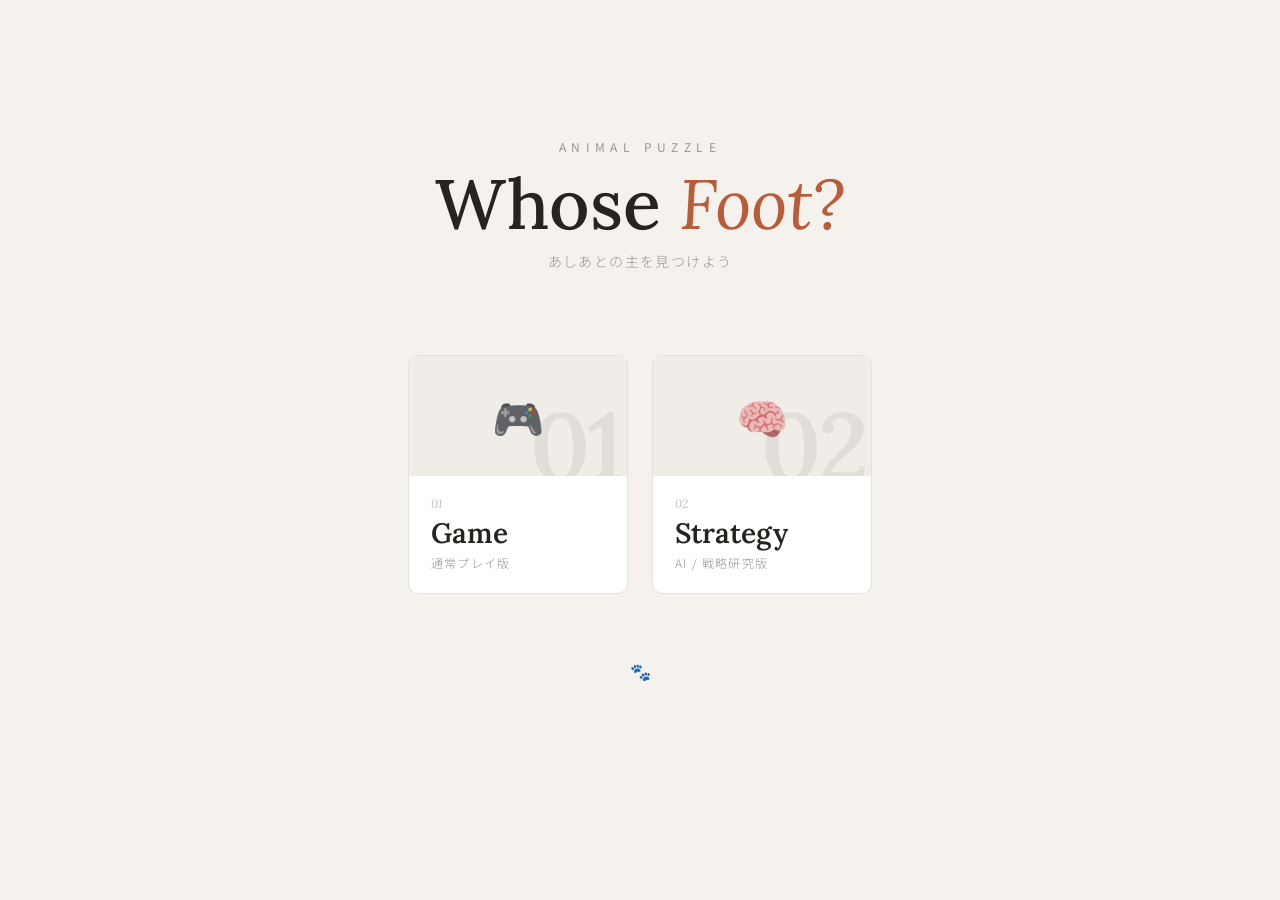
<file: index.html>
<!DOCTYPE html>
<html lang="ja">
<head>
  <meta charset="UTF-8">
  <meta name="viewport" content="width=device-width, initial-scale=1.0">
  <title>Whose Foot</title>
  <link href="https://fonts.googleapis.com/css2?family=Lora:ital,wght@0,500;0,600;1,400&family=Noto+Sans+JP:wght@300;400&display=swap" rel="stylesheet">
  <link rel="stylesheet" href="assets/css/style.css">
</head>
<body>
  <div class="header">
    <p class="label">Animal Puzzle</p>
    <h1>Whose <em>Foot?</em></h1>
    <p class="sub">あしあとの主を見つけよう</p>
  </div>

  <div class="cards-wrapper">
    <div class="cards">
      <a href="game/" class="card">
        <div class="card-top">
          <div class="card-bg-num">01</div>
          <span class="card-top-emoji">🎮</span>
        </div>
        <div class="card-body">
          <div class="card-num">01</div>
          <div class="card-title">Game</div>
          <div class="card-desc">通常プレイ版</div>
        </div>
      </a>
      <a href="strategy/" class="card">
        <div class="card-top">
          <div class="card-bg-num">02</div>
          <span class="card-top-emoji">🧠</span>
        </div>
        <div class="card-body">
          <div class="card-num">02</div>
          <div class="card-title">Strategy</div>
          <div class="card-desc">AI / 戦略研究版</div>
        </div>
      </a>
    </div>
  </div>

  <div class="paw">🐾</div>
  <script src="assets/js/main.js"></script>
</body>
</html>
</file>
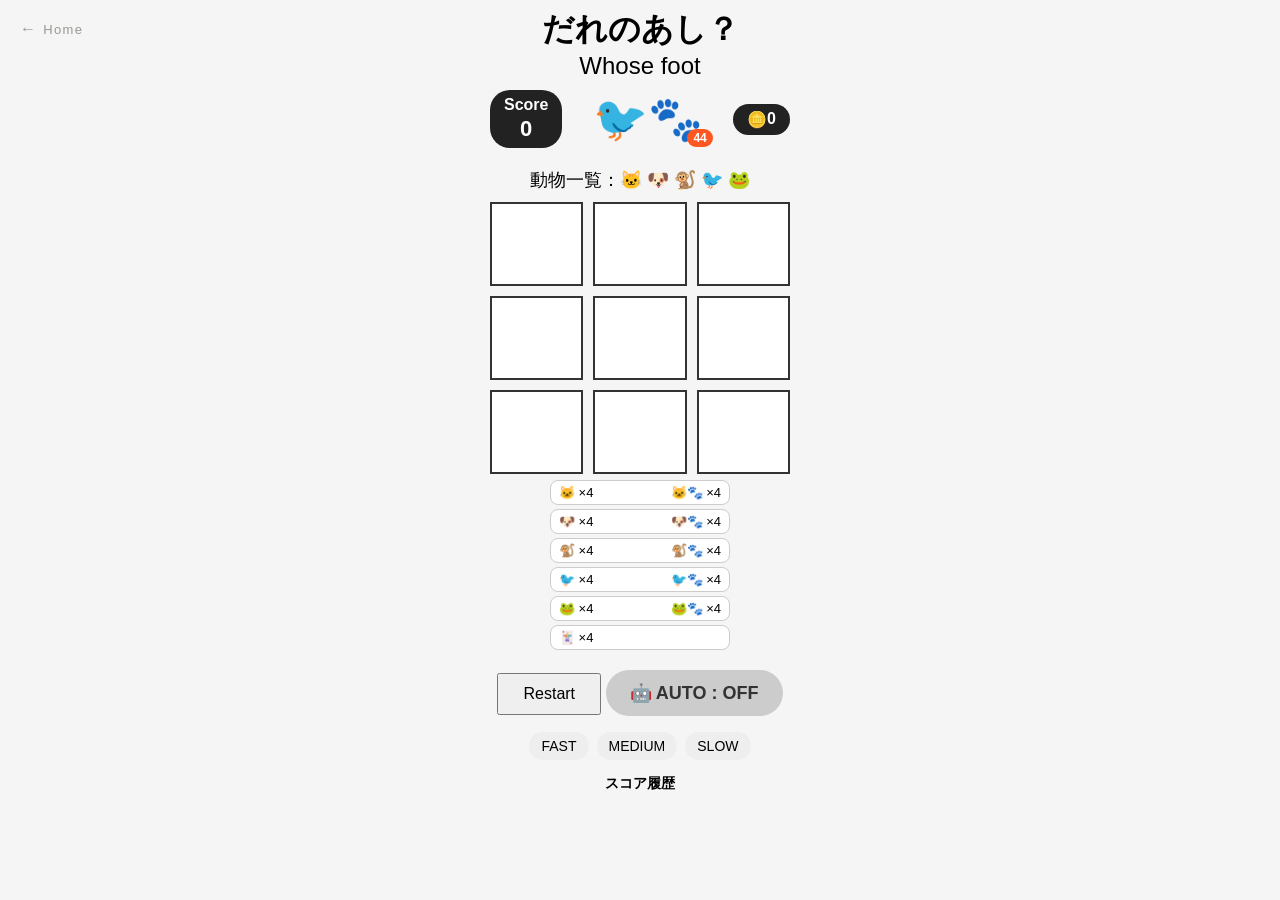
<file: game/index.html>
<!DOCTYPE html>
<html lang="ja">
<head>
<meta charset="UTF-8">
<meta name="viewport" content="width=device-width, initial-scale=1.0">
<title>Whose foot</title>

<style>
body {
  font-family: -apple-system, sans-serif;
  background: #f5f5f5;
  text-align: center;
}

h1 { margin: 6px 0 0; }
h2 { margin: 0 0 10px; font-weight: normal; }

#top {
  display: flex;
  align-items: center;
  justify-content: space-between;
  width: 300px;
  margin: 0 auto 20px;
}

#scoreBox {
  display: flex;
  flex-direction: column;
  align-items: center;
  justify-content: center;
  background: #222;
  color: white;
  padding: 6px 14px;
  border-radius: 20px;
  font-size: 16px;
  font-weight: 600;
}

#scoreBox span {
  font-size: 22px;
  margin: 2px 0 0 0;
}

#medalBox {
  display: flex;
  align-items: center;
  justify-content: center;
  white-space: nowrap;
}

#animalBar {
  margin: 10px auto 6px;
  font-size: 18px;
  cursor: pointer;
}

#deckWrap {
  position: relative;
  display: flex;
  flex-direction: column;
  align-items: center;
  justify-content: center;
}

#deck {
  font-size: 44px;
  line-height: 1;
  display: inline-block;
}
#count {
  position: absolute;
  bottom: -6px;
  right: -10px;
  background: #ff5722;
  color: white;
  font-size: 12px;
  font-weight: bold;
  padding: 2px 6px;
  border-radius: 10px;
}

#board {
  display: grid;
  grid-template-columns: repeat(3, 1fr);
  gap: 10px;
  width: 300px;
  margin: 10px auto 6px;
}

.cell {
  background: white;
  border: 2px solid #333;
  height: 80px;
  font-size: 26px;
  display: flex;
  align-items: center;
  justify-content: center;
  transition: transform .25s ease, opacity .25s ease, background .4s ease;
}
.cell.hit { background: #fff176; }
.cell.remove { transform: scale(0.2); opacity: 0; }

#cardDetail {
  width: 180px;
  margin: 6px auto 10px;
  font-size: 13px;
}

.cardRow {
  display: flex;
  justify-content: space-between;
  background: white;
  border-radius: 8px;
  padding: 4px 8px;
  margin-bottom: 4px;
  border: 1px solid #ccc;
}

.cardItem {
  transition: opacity .3s;
}
.cardItem.zero {
  opacity: 0.3;
}

.ring {
  position: fixed;
  width: 40px;
  height: 40px;
  border: 5px solid #ff9800;
  border-radius: 50%;
  animation: ring 0.4s ease-out forwards;
  pointer-events: none;
  z-index: 1000;
}
@keyframes ring {
  from { transform: scale(.3); opacity: 1; }
  to { transform: scale(4); opacity: 0; }
}

#overlay {
  position: fixed;
  inset: 0;
  background: rgba(0,0,0,.6);
  display: none;
  align-items: center;
  justify-content: center;
  z-index: 2000;
}
#popup {
  background: white;
  padding: 24px 32px;
  border-radius: 14px;
  width: 260px;
  position: relative;
}
#popup .popupMainBtn {
  width: 100%;
  padding: 14px 0;
  font-size: 18px;
  font-weight: bold;
  border: none;
  border-radius: 10px;
  background: #ff9800;
  color: white;
  margin-top: 12px;
}

#popupClose {
  position: absolute;
  top: -10px;
  right: -10px;
  width: 32px;
  height: 32px;
  border-radius: 50%;
  background: #000;
  color: #fff;
  border: none;
  font-size: 18px;
  font-weight: bold;
  line-height: 32px;
  text-align: center;
  cursor: pointer;
  padding: 0;
}

#popupClose:hover {
  opacity: 0.8;
}

.popupBtnRow {
  display: flex;
  gap: 12px;
  margin-top: 16px;
}

.btnMain, .btnSub {
  flex: 1;
  padding: 14px 0;
  font-size: 16px;
  border-radius: 10px;
  border: none;
}

.btnMain {
  background: orange;
  color: white;
  font-weight: bold;
}

.btnSub {
  background: #eee;
  color: #333;
}

.doubleUpChoice {
  display: flex;
  flex-direction: column;
  gap: 14px;
  margin-top: 20px;
}

.doubleUpChoice .btnMain,
.doubleUpChoice .btnSub {
  width: 100%;
  padding: 16px 0;
  font-size: 18px;
  border-radius: 12px;
  white-space: nowrap;
}

.duCard {
  cursor: pointer;
  padding: 12px;
  border-radius: 10px;
  transition: transform .15s ease, background .15s ease;
}
.duCard:hover { transform: scale(1.1); }
.duCard:active { transform: scale(0.9); }
.duCard.selected { background: #ffe0b2; }

.animalGrid {
  display: grid;
  grid-template-columns: repeat(4, 1fr);
  gap: 14px;
  font-size: 30px;
  margin-top: 10px;
}
.animalBtn {
  cursor: pointer;
  opacity: 0.3;
}
.animalBtn.active {
  opacity: 1;
}

#restart {
  margin-top: 10px;
  padding: 10px 24px;
  font-size: 16px;
}

#history {
  margin-top: 15px;
  font-size: 14px;
}

#autoBtn {
  margin: 10px auto;
  padding: 12px 24px;
  font-size: 18px;
  font-weight: bold;
  border-radius: 24px;
  border: none;
  cursor: pointer;
  background: #ccc;
  color: #333;
  transition: background .2s ease, color .2s ease, transform .1s ease;
}

#autoBtn.on {
  background: #ff9800;
  color: #fff;
}

#autoBtn:active {
  transform: scale(0.95);
}

.evalCell {
  background: rgba(255, 0, 0, 0.07) !important;
  position: relative;
}

.evalPercent {
  position: absolute;
  inset: 0;
  display: flex;
  align-items: center;
  justify-content: center;
  font-size: 16px;
  font-weight: bold;
  color: #b00000;
  pointer-events: none;
}

#autoSpeed {
  display: flex;
  justify-content: center;
  gap: 8px;
  margin-top: 6px;
}

#autoSpeed button {
  padding: 6px 12px;
  border-radius: 14px;
  border: none;
  font-size: 14px;
  cursor: pointer;
  background: #eee;
}

#autoSpeed button.active {
  background: #ff9800;
  color: white;
  font-weight: bold;
}

.back-btn {
  position: fixed;
  top: 20px;
  left: 20px;
  display: flex;
  align-items: center;
  gap: 6px;
  text-decoration: none;
  color: #9a9792;
  font-size: 13px;
  font-weight: 300;
  letter-spacing: 0.1em;
  transition: color 0.2s;
  z-index: 3000;
}
.back-btn:hover { color: #27231e; }
.back-btn::before {
  content: '←';
  font-size: 16px;
}

</style>
</head>

<body>

<a href="../" class="back-btn">Home</a>

<h1>だれのあし？</h1>
<h2>Whose foot</h2>

<div id="top">
  <div id="scoreBox">Score <span id="score">0</span></div>
  <div id="deckWrap">
    <div id="deck"></div>
    <div id="count"></div>
  </div>
  <div id="medalBox" style="
  background:#222;
  color:#fff;
  padding:6px 14px;
  border-radius:20px;
  font-size:16px;
  font-weight:600;"
  onclick="openMedalSelectPopup()">
  🪙 <span id="totalMedals">0</span>
  </div>
</div>

<div id="animalBar" onclick="openAnimalPopup()"></div>

<div id="board"></div>
<div id="cardDetail"></div>

<button id="restart" onclick="restartGame()">Restart</button>

<button id="autoBtn" onclick="toggleAuto()">
  🤖 AUTO : OFF
</button>

<div id="autoSpeed">
  <button onclick="setAutoSpeed('fast')">FAST</button>
  <button onclick="setAutoSpeed('medium')">MEDIUM</button>
  <button onclick="setAutoSpeed('slow')">SLOW</button>
</div>

<div id="history">
  <strong>スコア履歴</strong>
  <ul id="log"></ul>
</div>

<div id="overlay">
  <div id="popup">
    <button id="popupClose">×</button>
    <h3 id="popupTitle"></h3>
    <div id="popupBody"></div>
    <button id="popupOk" class="popupMainBtn">OK</button>
  </div>
</div>

<script>
const allAnimals = ["🐱","🐶","🐒","🐦","🐸","🐴","🐷"];
let animals = ["🐱","🐶","🐒","🐦","🐸"];

let deck, board, currentCard, score;
let gameMedals = 0;
let totalMedals = 0;
let isDoubleUpPlaying = false;
let historyCount = 0;
let scoredLines = new Set();
let gameEnded = false;
let firstPlay = true;
let doubleUpWinRate = 2 / 3;
let autoPlayEnabled = false;
let autoEvalRaw = Array(9).fill(null);
let autoSpeed = "medium";
const AUTO_SPEED_MS = {
  fast: 200,
  medium: 1000,
  slow: 2000
};

const boardDiv = document.getElementById("board");
const popupOk = document.getElementById("popupOk");
const popupClose = document.getElementById("popupClose");

function init() {
  if (!firstPlay) {
    if (totalMedals <= 0) {
      alert("メダルが足りません");
      return;
    }
    totalMedals--;
  }
  firstPlay = false;
  document.getElementById("totalMedals").innerText = totalMedals;
  deck = [];
  animals.forEach(a => {
    for (let i = 0; i < 4; i++) {
      deck.push({ animal: a, type: "BODY" });
      deck.push({ animal: a, type: "FOOT" });
    }
  });
  for (let i = 0; i < 4; i++) deck.push({ animal: "🃏", type: "JOKER" });
  deck.sort(() => Math.random() - 0.5);
  board = Array(9).fill(null);
  score = 0;
  scoredLines.clear();
  gameEnded = false;
  document.getElementById("score").innerText = score;
  updateAnimalBar();
  renderBoard();
  draw();
}

function openMedalSelectPopup() {
  const body = document.getElementById("popupBody");
  document.getElementById("popupTitle").innerText = "総メダル数を変更";
  body.innerHTML = `
    <select id="medalSelect" style="width:100%;padding:10px;font-size:18px;">
      ${[0,1,2,3,5,10,20,30,50,99].map(n =>
        `<option value="${n}" ${n===totalMedals ? "selected":""}>${n}</option>`
      ).join("")}
    </select>
  `;
  showPopupOk(() => {
    const v = parseInt(document.getElementById("medalSelect").value, 10);
    totalMedals = v;
    document.getElementById("totalMedals").innerText = totalMedals;
    document.getElementById("overlay").style.display = "none";
  });
  popupOk.innerText = "OK";
  popupClose.style.display = "block";
  popupClose.onclick = closePopupOnly;
  document.getElementById("overlay").style.display = "flex";
}

function updateAnimalBar() {
  document.getElementById("animalBar").innerText = "動物一覧：" + animals.join(" ");
}

function openAnimalPopup() {
  document.getElementById("popupTitle").innerText = "動物の種類を選択";
  const body = document.getElementById("popupBody");
  body.innerHTML = "";
  const grid = document.createElement("div");
  grid.className = "animalGrid";
  allAnimals.forEach(a => {
    const btn = document.createElement("div");
    btn.className = "animalBtn";
    if (animals.includes(a)) btn.classList.add("active");
    btn.innerText = a;
    btn.onclick = () => {
      animals = animals.includes(a)
        ? animals.filter(x => x !== a)
        : [...animals, a];
      openAnimalPopup();
    };
    grid.appendChild(btn);
  });
  body.appendChild(grid);
  popupClose.style.display = "block";
  popupClose.onclick = closePopupOnly;
  showPopupOk(closeAnimalPopup);
  document.getElementById("overlay").style.display = "flex";
}

function hidePopupOk() { popupOk.style.display = "none"; }
function showPopupOk(handler) {
  popupOk.style.display = "block";
  popupOk.onclick = handler;
}
function closePopupOnly() {
  document.getElementById("overlay").style.display = "none";
}

function closeAnimalPopup() {
  document.getElementById("overlay").style.display = "none";
  init();
}

function closeEndPopup() {
  document.getElementById("overlay").style.display = "none";
  gameMedals = 0;
  init();
}

function renderBoard() {
  boardDiv.innerHTML = "";
  board.forEach((_, i) => {
    const cell = document.createElement("div");
    cell.className = "cell";
    cell.onclick = () => place(i);
    boardDiv.appendChild(cell);
  });
}

function getRemainingCards() {
  const list = [...deck];
  if (currentCard) list.push(currentCard);
  return list;
}

function updateCardDetail() {
  const remain = getRemainingCards();
  const d = document.getElementById("cardDetail");
  d.innerHTML = "";
  animals.forEach(a => {
    const body = remain.filter(c => c.animal === a && c.type === "BODY").length;
    const foot = remain.filter(c => c.animal === a && c.type === "FOOT").length;
    const row = document.createElement("div");
    row.className = "cardRow";
    const b = document.createElement("span");
    b.className = "cardItem";
    b.innerText = `${a} ×${body}`;
    if (body === 0) b.classList.add("zero");
    const f = document.createElement("span");
    f.className = "cardItem";
    f.innerText = `${a}🐾 ×${foot}`;
    if (foot === 0) f.classList.add("zero");
    row.appendChild(b);
    row.appendChild(f);
    d.appendChild(row);
  });
  const joker = remain.filter(c => c.type === "JOKER").length;
  const jr = document.createElement("div");
  jr.className = "cardRow";
  const j = document.createElement("span");
  j.className = "cardItem";
  j.innerText = `🃏 ×${joker}`;
  if (joker === 0) j.classList.add("zero");
  jr.appendChild(j);
  d.appendChild(jr);
}

function renderDeck() {
  const remain = getRemainingCards();
  document.getElementById("count").innerText = remain.length;
  updateCardDetail();
  if (!currentCard) document.getElementById("deck").innerText = "";
  else if (currentCard.type === "JOKER") document.getElementById("deck").innerText = "🃏";
  else if (currentCard.type === "FOOT") document.getElementById("deck").innerText = currentCard.animal + "🐾";
  else document.getElementById("deck").innerText = currentCard.animal;
}

function draw() {
  currentCard = deck.shift() || null;
  renderDeck();
  setTimeout(autoPlayTurn, AUTO_SPEED_MS[autoSpeed]);
}

function neighbors(i) {
  return [
    ...(i % 3 !== 0 ? [i - 1] : []),
    ...(i % 3 !== 2 ? [i + 1] : []),
    ...(i >= 3 ? [i - 3] : []),
    ...(i < 6 ? [i + 3] : [])
  ];
}

function place(i) {
  if (gameEnded || !currentCard || board[i]) return;
  board[i] = currentCard;
  boardDiv.children[i].innerText = document.getElementById("deck").innerText;
  currentCard = null;
  renderDeck();
  checkPair(i);
  checkLine();
  if (deck.length === 0 && !currentCard) {
    endGame("clear");
    return;
  }
  draw();
  if (!board.includes(null) && currentCard) {
    endGame("gameover");
  }
}

function addPoint(cells, ring) {
  score++;
  document.getElementById("score").innerText = score;
  cells.forEach(c => {
    c.classList.add("hit");
    setTimeout(() => c.classList.remove("hit"), 600);
    if (ring) {
      const r = c.getBoundingClientRect();
      const e = document.createElement("div");
      e.className = "ring";
      e.style.left = r.left + r.width / 2 + "px";
      e.style.top = r.top + r.height / 2 + "px";
      document.body.appendChild(e);
      setTimeout(() => e.remove(), 400);
    }
  });
}

function checkPair(i) {
  const c = board[i];
  if (!c || c.type === "JOKER") return;
  neighbors(i).forEach(n => {
    const o = board[n];
    if (o && o.animal === c.animal && o.type !== c.type) {
      const targets = new Set([i, n]);
      [...neighbors(i), ...neighbors(n)].forEach(x => {
        if (board[x]?.type === "JOKER") targets.add(x);
      });
      addPoint([boardDiv.children[i], boardDiv.children[n]], true);
      targets.forEach(t => {
        board[t] = null;
        const cell = boardDiv.children[t];
        cell.classList.add("remove");
        setTimeout(() => {
          cell.classList.remove("remove");
          cell.innerText = "";
        }, 300);
      });
    }
  });
}

function checkLine() {
  const lines = [
    [0,1,2],[3,4,5],[6,7,8],
    [0,3,6],[1,4,7],[2,5,8]
  ];
  lines.forEach((l, idx) => {
    if (
      l.every(i => board[i]) &&
      board[l[0]].animal === board[l[1]].animal &&
      board[l[1]].animal === board[l[2]].animal &&
      board[l[0]].type === board[l[1]].type &&
      board[l[1]].type === board[l[2]].type &&
      !scoredLines.has(idx)
    ) {
      scoredLines.add(idx);
      addPoint(l.map(i => boardDiv.children[i]), false);
    }
  });
}

function endGame(type) {
  if (gameEnded) return;
  gameEnded = true;
  historyCount++;
  const li = document.createElement("li");
  const clear = score >= 15 ? " クリア!!" : "";
  li.innerText = `${historyCount}回目：${score}pt${clear}`;
  document.getElementById("log").prepend(li);
  if (score >= 15) {
    gameMedals = calcMedals(score);
    if (autoPlayEnabled) {
      totalMedals += gameMedals;
      gameMedals = 0;
      document.getElementById("totalMedals").innerText = totalMedals;
      setTimeout(() => { init(); }, 800);
    } else {
      showEndPopupWithDoubleUp(type);
    }
  } else {
    if (autoPlayEnabled) {
      setTimeout(() => { init(); }, 800);
    } else {
      showNormalEndPopup(type);
    }
  }
}

function showNormalEndPopup(type) {
  if (type === "clear") {
    showPopup("CLEAR!", "山札を使い切りました");
  } else {
    showPopup("Game Over", "これ以上置けません");
  }
}

function showPopup(t, m) {
  document.getElementById("popupTitle").innerText = t;
  document.getElementById("popupBody").innerText = m;
  showPopupOk(closeEndPopup);
  document.getElementById("overlay").style.display = "flex";
}

function showEndPopupWithDoubleUp(type) {
  hidePopupOk();
  popupClose.style.display = "none";
  const popupBody = document.getElementById("popupBody");
  const overlay = document.getElementById("overlay");
  const medals = calcMedals(score);
  let msg =
    (type === "clear"
      ? "山札を使い切りました<br><br>"
      : "これ以上置けません<br><br>") +
    `獲得メダル：🪙 ×${medals}`;
  popupBody.innerHTML = `
    <p>${msg}</p>
    <div class="doubleUpChoice">
      <button class="btnMain" onclick="startDoubleUp(${medals})">ダブルアップに挑戦</button>
      <button class="btnSub" onclick="closeEndPopupWithMedals()">やめる</button>
    </div>
  `;
  document.getElementById("popupTitle").innerText = type === "clear" ? "CLEAR!" : "Game Over";
  overlay.style.display = "flex";
}

function closeEndPopupWithMedals() {
  totalMedals += gameMedals;
  gameMedals = 0;
  document.getElementById("totalMedals").innerText = totalMedals;
  document.getElementById("overlay").style.display = "none";
  init();
}

function startDoubleUp(medals) {
  gameMedals = medals;
  isDoubleUpPlaying = true;
  showDoubleUpPopup();
}

function showDoubleUpPopup() {
  doubleUpWinRate = Math.random() < 0.5 ? 1 / 3 : 2 / 3;
  hidePopupOk();
  popupClose.style.display = "none";
  const body = document.getElementById("popupBody");
  body.innerHTML = `
    <p>現在のメダル：<strong>${gameMedals}</strong></p>
    <p>カードを1枚選んでください</p>
    <div id="doubleCards" style="display:flex;justify-content:space-around;font-size:32px;margin:16px 0;">
      <div class="duCard">🂠</div>
      <div class="duCard">🂠</div>
      <div class="duCard">🂠</div>
    </div>
  `;
  document.querySelectorAll(".duCard").forEach(card => {
    card.onclick = () => pickDoubleUp(card);
  });
  document.getElementById("popupTitle").innerText = "ダブルアップ";
  document.getElementById("overlay").style.display = "flex";
}

function pickDoubleUp(clickedCard) {
  if (!isDoubleUpPlaying) return;
  isDoubleUpPlaying = false;
  const cards = Array.from(document.querySelectorAll(".duCard"));
  const clickedIndex = cards.indexOf(clickedCard);
  const angelCount = doubleUpWinRate === 2/3 ? 2 : 1;
  const results = Array(angelCount).fill(true).concat(Array(3 - angelCount).fill(false));
  results.sort(() => Math.random() - 0.5);
  const isWin = results[clickedIndex];
  cards[clickedIndex].classList.add("selected");
  cards[clickedIndex].innerText = isWin ? "👼" : "💀";
  setTimeout(() => {
    cards.forEach((card, i) => {
      if (i !== clickedIndex) card.innerText = results[i] ? "👼" : "💀";
    });
  }, 500);
  setTimeout(() => {
    if (isWin) {
      gameMedals *= 2;
      showDoubleUpSuccess();
    } else {
      gameMedals = 0;
      endDoubleUp();
    }
  }, 2000);
}

function showDoubleUpSuccess() {
  hidePopupOk();
  popupClose.style.display = "none";
  const body = document.getElementById("popupBody");
  body.innerHTML = `
    <p>成功！</p>
    <p>メダル：<strong>${gameMedals}</strong></p>
    <div class="popupBtnRow">
      <button class="btnMain" onclick="continueDoubleUp()">もう一度</button>
      <button class="btnSub" onclick="endDoubleUp()">やめる</button>
    </div>
  `;
}

function continueDoubleUp() {
  isDoubleUpPlaying = true;
  showDoubleUpPopup();
}

function endDoubleUp() {
  totalMedals += gameMedals;
  gameMedals = 0;
  document.getElementById("totalMedals").innerText = totalMedals;
  document.getElementById("overlay").style.display = "none";
  init();
}

function restartGame() {
  historyCount++;
  const li = document.createElement("li");
  li.innerText = `${historyCount}回目：${score}pt`;
  document.getElementById("log").prepend(li);
  init();
}

function calcMedals(score) {
  if (score < 15) return 0;
  if (score === 15) return 1;
  return (score - 15) * 2;
}

function toggleAuto() {
  autoPlayEnabled = !autoPlayEnabled;
  const btn = document.getElementById("autoBtn");
  btn.classList.toggle("on", autoPlayEnabled);
  btn.innerText = autoPlayEnabled ? "🤖 AUTO : ON" : "🤖 AUTO : OFF";
  if (autoPlayEnabled) autoPlayTurn();
}

function evaluateImmediateScore(index, card) {
  let gain = 0;
  board[index] = card;
  neighbors(index).forEach(n => {
    const o = board[n];
    if (!o || o.type === "JOKER" || card.type === "JOKER") return;
    if (o.animal === card.animal && o.type !== card.type) gain += 100;
  });
  const lines = [
    [0,1,2],[3,4,5],[6,7,8],
    [0,3,6],[1,4,7],[2,5,8]
  ];
  lines.forEach(l => {
    if (!l.includes(index)) return;
    if (l.every(i => board[i] && board[i].animal === card.animal && board[i].type === card.type)) gain += 60;
  });
  board[index] = null;
  return gain;
}

function positionalPenalty(index) {
  let p = 0;
  const near = neighbors(index).filter(n => board[n]).length;
  if (near >= 3) p += 20;
  if ([0,2,6,8].includes(index)) p += 5;
  return p;
}

function quickFutureEstimate(index, trials = 5) {
  let total = 0;
  for (let t = 0; t < trials; t++) {
    const state = cloneState();
    state.board[index] = {...currentCard};
    total += state.deck.length;
  }
  return total;
}

function autoPlayTurn() {
  if (!autoPlayEnabled || !currentCard || gameEnded) return;
  autoEvalRaw = Array(9).fill(null);
  let bestScore = -Infinity;
  let bestIndex = null;
  for (let i = 0; i < 9; i++) {
    if (board[i]) continue;
    const raw =
      evaluateImmediateScore(i, currentCard)
      - positionalPenalty(i)
      + quickFutureEstimate(i) * 0.5
      + monteCarloEvaluate(i, 30);
    autoEvalRaw[i] = raw;
    if (raw > bestScore) {
      bestScore = raw;
      bestIndex = i;
    }
  }
  renderAutoEval();
  if (bestIndex !== null) place(bestIndex);
}

function hasFutureMove() {
  return board.some(c => c === null);
}

function remainingCount(card) {
  return getRemainingCards().filter(c => c.animal === card.animal && c.type === card.type).length;
}

function cloneState() {
  return {
    board: board.map(c => c ? {...c} : null),
    deck: deck.map(c => ({...c})),
    score: score
  };
}

function playRandomGame(state) {
  let b = state.board;
  let d = state.deck.slice();
  let s = state.score;
  while (d.length > 0) {
    const card = d.shift();
    const empties = b.map((v,i) => v === null ? i : null).filter(v => v !== null);
    if (empties.length === 0) break;
    const i = empties[Math.floor(Math.random() * empties.length)];
    b[i] = card;
  }
  return s;
}

function quickEval(state, index, card) {
  let value = 0;
  state.board[index] = card;
  neighborsOf(index).forEach(n => {
    const o = state.board[n];
    if (o && o.animal === card.animal && o.type !== card.type) value += 3;
  });
  const lines = [
    [0,1,2],[3,4,5],[6,7,8],
    [0,3,6],[1,4,7],[2,5,8]
  ];
  lines.forEach(l => {
    if (l.includes(index)) {
      const filled = l.filter(i => state.board[i]).length;
      if (filled === 2) value += 1;
    }
  });
  state.board[index] = null;
  return value;
}

function monteCarloEvaluate(index, trials = 50) {
  let wins = 0;
  for (let t = 0; t < trials; t++) {
    const state = {
      board: board.map(c => c ? {...c} : null),
      deck: getRemainingCards().map(c => ({...c})),
      score: score,
      scoredLines: new Set(scoredLines)
    };
    statePlace(state, index, {...currentCard});
    const finalScore = simulateGame(state);
    if (finalScore >= 15) wins++;
  }
  return (wins / trials) * 1000;
}

function neighborsOf(i) {
  return [
    ...(i % 3 !== 0 ? [i - 1] : []),
    ...(i % 3 !== 2 ? [i + 1] : []),
    ...(i >= 3 ? [i - 3] : []),
    ...(i < 6 ? [i + 3] : [])
  ];
}

function stateCheckPair(state, i) {
  const c = state.board[i];
  if (!c || c.type === "JOKER") return;
  neighborsOf(i).forEach(n => {
    const o = state.board[n];
    if (!o || o.type === "JOKER") return;
    if (o.animal === c.animal && o.type !== c.type) {
      const targets = new Set([i, n]);
      [...neighborsOf(i), ...neighborsOf(n)].forEach(x => {
        if (state.board[x]?.type === "JOKER") targets.add(x);
      });
      state.score++;
      targets.forEach(t => { state.board[t] = null; });
    }
  });
}

function stateCheckLine(state) {
  const lines = [
    [0,1,2],[3,4,5],[6,7,8],
    [0,3,6],[1,4,7],[2,5,8]
  ];
  lines.forEach((l, idx) => {
    if (state.scoredLines.has(idx)) return;
    if (
      l.every(i => state.board[i]) &&
      state.board[l[0]].animal === state.board[l[1]].animal &&
      state.board[l[1]].animal === state.board[l[2]].animal &&
      state.board[l[0]].type === state.board[l[1]].type &&
      state.board[l[1]].type === state.board[l[2]].type
    ) {
      state.scoredLines.add(idx);
      state.score++;
    }
  });
}

function statePlace(state, index, card) {
  if (state.board[index]) return false;
  state.board[index] = card;
  stateCheckPair(state, index);
  stateCheckLine(state);
  return true;
}

function simulateGame(initialState) {
  const state = {
    board: initialState.board.map(c => c ? {...c} : null),
    deck: initialState.deck.map(c => ({...c})),
    score: initialState.score,
    scoredLines: new Set(initialState.scoredLines)
  };
  while (state.deck.length > 0) {
    const card = state.deck.shift();
    const empties = state.board.map((v,i) => v === null ? i : null).filter(v => v !== null);
    if (empties.length === 0) break;
    const scored = empties.map(i => ({ i, w: quickEval(state, i, card) }));
    const max = Math.max(...scored.map(x => x.w));
    const best = scored.filter(x => x.w === max);
    const choice = best[Math.floor(Math.random() * best.length)].i;
    statePlace(state, choice, card);
  }
  return state.score;
}

function renderAutoEval() {
  const values = autoEvalRaw.filter(v => v !== null);
  if (values.length === 0) return;
  const min = Math.min(...values);
  const max = Math.max(...values);
  for (let i = 0; i < 9; i++) {
    const cell = boardDiv.children[i];
    const v = autoEvalRaw[i];
    cell.classList.remove("evalCell");
    cell.querySelector(".evalPercent")?.remove();
    if (v === null || board[i]) continue;
    const percent = max === min ? 100 : Math.round((v - min) / (max - min) * 100);
    cell.classList.add("evalCell");
    const label = document.createElement("div");
    label.className = "evalPercent";
    label.innerText = percent + "%";
    cell.appendChild(label);
  }
}

function setAutoSpeed(speed) {
  autoSpeed = speed;
  document.querySelectorAll("#autoSpeed button").forEach(b => b.classList.remove("active"));
  event.target.classList.add("active");
}

init();
document.getElementById("totalMedals").innerText = totalMedals;
</script>

</body>
</html>
</file>
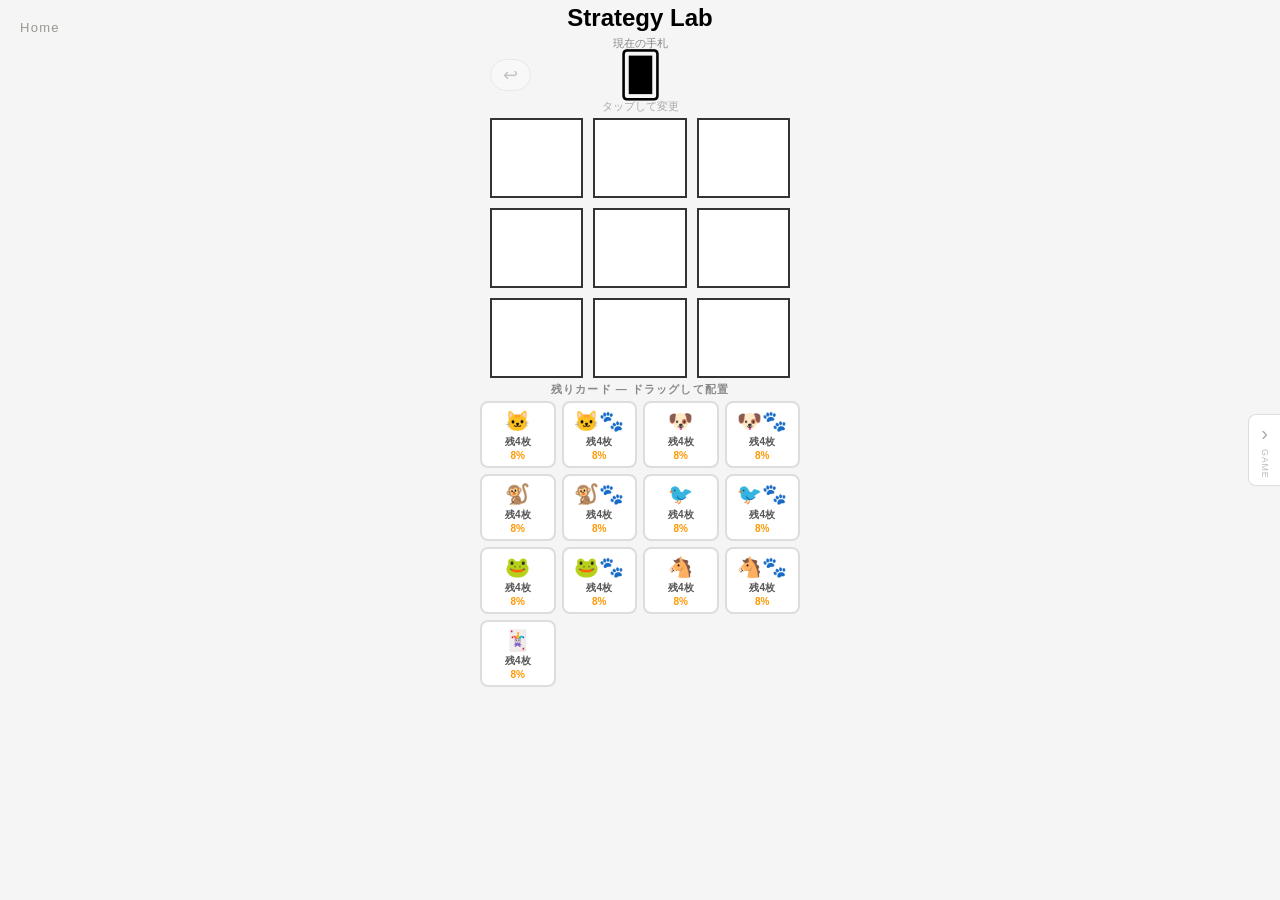
<file: strategy/index.html>
<!DOCTYPE html>

<html lang="ja">
<head>
<meta charset="UTF-8">
<meta name="viewport" content="width=device-width, initial-scale=1.0">
<title>Whose foot - Strategy</title>
<style>
* { box-sizing: border-box; }

body {
font-family: -apple-system, sans-serif;
background: #f5f5f5;
text-align: center;
margin: 0; padding: 0;
}

/* Strategy画面だけスクロール禁止 */
#screen-strategy {
overflow: hidden;
height: 100vh;
}

/* ===== 共通：戻るボタン ===== */
.back-btn {
position: fixed;
top: 20px; left: 20px;
display: flex; align-items: center; gap: 6px;
text-decoration: none; color: #9a9792;
font-size: 13px; font-weight: 300; letter-spacing: 0.1em;
transition: color 0.2s; z-index: 3000;
}
.back-btn:hover { color: #27231e; }
.back-btn::before { content: ‘←’; font-size: 16px; }

/* ===== 共通：ナビ矢印 ===== */
.nav-arrow {
position: fixed;
top: 50%; transform: translateY(-50%);
display: flex; align-items: center; justify-content: center;
flex-direction: column;
width: 32px; height: 72px;
background: white; border: 1px solid #ddd;
color: #aaa; font-size: 20px;
cursor: pointer;
transition: background 0.2s, color 0.2s;
z-index: 100;
user-select: none;
}
.nav-arrow:hover { background: #f0f0f0; color: #555; }
.nav-arrow .arrow-label {
font-size: 9px; letter-spacing: 0.08em; color: #bbb;
margin-top: 4px; writing-mode: vertical-rl;
}
.nav-arrow-right {
right: 0; border-right: none;
border-radius: 8px 0 0 8px;
}
.nav-arrow-left {
left: 0; border-left: none;
border-radius: 0 8px 8px 0;
}
.nav-arrow-left .arrow-label { transform: rotate(180deg); }

/* ===== 画面切り替え ===== */
#screen-strategy,
#screen-game {
transition: opacity 0.2s;
}
#screen-strategy.hidden,
#screen-game.hidden {
display: none;
}

/* ============================================================
STRATEGY 画面
============================================================ */
#screen-strategy {
padding: 0;
}

/* 山札エリア */
#s-deckArea {
position: relative;
margin: 4px auto 2px;
width: 300px;
}
#s-deckLabel { font-size: 11px; color: #888; margin-bottom: 2px; }
#s-deckWrap {
display: inline-flex; flex-direction: column;
align-items: center; cursor: pointer;
}
#s-deck { font-size: 44px; line-height: 1; user-select: none; transition: transform 0.15s; }
#s-deckWrap:hover #s-deck { transform: scale(1.1); }
#s-deckSubLabel { font-size: 11px; color: #aaa; margin-top: 2px; }

/* undoボタン */
#s-undoBtn {
position: absolute; top: 50%; left: 0; transform: translateY(-50%);
padding: 6px 12px; font-size: 18px;
border-radius: 20px; border: 1px solid #ccc;
background: white; color: #555; cursor: pointer;
transition: background 0.15s, opacity 0.15s; line-height: 1;
}
#s-undoBtn:disabled { opacity: 0.3; cursor: default; }
#s-undoBtn:not(:disabled):hover { background: #eee; }

/* ボード（Strategy） */
#s-board {
display: grid; grid-template-columns: repeat(3, 1fr);
gap: 10px; width: 300px; margin: 4px auto;
}

/* カード一覧 */
#s-cardDeck { width: 320px; margin: 0 auto; }
#s-cardDeck h3 {
font-size: 11px; color: #888; letter-spacing: 0.1em;
margin: 4px 0; text-transform: uppercase;
}
#s-cardTiles {
display: grid; grid-template-columns: repeat(4, 1fr); gap: 6px;
}
.s-cardTile {
background: white; border: 2px solid #ddd; border-radius: 8px;
padding: 6px 2px 5px;
display: flex; flex-direction: column; align-items: center;
cursor: grab; user-select: none;
transition: border-color 0.15s, box-shadow 0.15s, opacity 0.2s, transform 0.15s;
position: relative;
}
.s-cardTile:active { cursor: grabbing; }
.s-cardTile:hover:not(.empty) {
border-color: #ff9800; box-shadow: 0 2px 8px rgba(255,152,0,0.25); transform: translateY(-2px);
}
.s-cardTile.empty { opacity: 0.28; cursor: default; pointer-events: none; }
.s-cardTile.selected { border-color: #ff9800; background: #fff8f0; box-shadow: 0 2px 8px rgba(255,152,0,0.3); }
.s-cardTile.dragging-src { opacity: 0.35; }
.s-cardTile .cardEmoji { font-size: 20px; line-height: 1.2; }
.s-cardTile .cardCount { font-size: 10px; font-weight: bold; color: #555; margin-top: 2px; }
.s-cardTile .cardProb  { font-size: 10px; color: #ff9800; font-weight: bold; margin-top: 1px; }

/* ゴースト */
#s-ghost {
position: fixed; pointer-events: none; z-index: 9999;
font-size: 28px; background: white;
border: 2px solid #ff9800; border-radius: 8px;
padding: 6px 10px; opacity: 0.85; display: none;
transform: translate(-50%, -50%);
box-shadow: 0 4px 12px rgba(0,0,0,0.2);
}

/* ============================================================
GAME 画面
============================================================ */
#screen-game {
padding: 0 0 24px;
}

/* 山札＋スコア行（Game） */
#g-deckWrap {
position: relative; display: inline-flex;
flex-direction: column; align-items: center; margin: 8px auto 4px;
}
#g-deck { font-size: 44px; line-height: 1; }
#g-count {
position: absolute; bottom: -6px; right: -12px;
background: #ff5722; color: white;
font-size: 12px; font-weight: bold;
padding: 2px 6px; border-radius: 10px;
}
#g-scoreBox {
position: absolute; top: 50%; right: -90px;
transform: translateY(-50%);
display: flex; flex-direction: column; align-items: center; justify-content: center;
background: #222; color: white;
padding: 4px 14px; border-radius: 16px;
font-size: 13px; font-weight: 600; white-space: nowrap;
}
#g-scoreBox span { font-size: 20px; }

/* ボード（Game） */
#g-board {
display: grid; grid-template-columns: repeat(3, 1fr);
gap: 10px; width: 300px; margin: 8px auto;
}

/* 残りカード（Game） */
#g-cardDetail { width: 300px; margin: 4px auto 6px; font-size: 13px; }

/* シミュレーション */
#g-sim { margin: 12px auto 0; width: 300px; }
.g-simCount {
padding: 8px 18px; font-size: 15px;
border-radius: 20px; border: 1px solid #ccc;
background: white; color: #666; cursor: pointer;
}
.g-simCount.active { background: #ff9800; color: white; border-color: #ff9800; font-weight: bold; }
#g-simBtn {
padding: 8px 24px; font-size: 15px; font-weight: bold;
border-radius: 20px; border: none;
background: #333; color: white; cursor: pointer;
}
#g-simBtn:hover { background: #111; }
#g-simResult {
border-radius: 8px; padding: 8px 12px;
font-size: 13px; color: #333;
display: none;
}
#g-simResult.visible { display: block; }
.sim-row { display: flex; justify-content: space-between; padding: 2px 0; }
.sim-row .sim-label { color: #888; }
.sim-row .sim-val   { font-weight: bold; }
.sim-win  { color: #e65c00; }

#g-history {
margin: 6px auto 0; width: 300px;
font-size: 13px; text-align: left;
}
#g-history summary {
cursor: pointer; color: #888; font-size: 12px;
letter-spacing: 0.05em; padding: 2px 0;
}
#g-log { margin: 4px 0 0 16px; color: #555; }

/* ============================================================
共通セル・評価スタイル
============================================================ */
.cell {
background: white; border: 2px solid #333;
height: 80px; font-size: 26px;
display: flex; align-items: center; justify-content: center;
position: relative;
transition: transform .25s ease, opacity .25s ease, background .4s ease;
cursor: pointer;
}
.cell.hit { background: #fff176; }
.cell.remove { transform: scale(0.2); opacity: 0; }
.cell.over { background: #fff9c4; border-color: #f9a825; border-style: dashed; }
.cell.vanish { animation: vanish 0.35s ease forwards; }
@keyframes vanish {
0%   { transform: scale(1);   opacity: 1; }
60%  { transform: scale(1.3); opacity: 0.6; }
100% { transform: scale(0);   opacity: 0; }
}
.evalCell { background: rgba(255,0,0,0.06) !important; }
.evalPercent {
position: absolute; inset: 0;
display: flex; align-items: center; justify-content: center;
font-size: 14px; font-weight: bold; color: #b00000; pointer-events: none;
}
.cardRow {
display: flex; justify-content: space-between;
background: white; border-radius: 8px;
padding: 4px 8px; margin-bottom: 4px; border: 1px solid #ccc;
}
.cardItem { transition: opacity .3s; }
.cardItem.zero { opacity: 0.3; }
.ring {
position: fixed; width: 40px; height: 40px;
border: 5px solid #ff9800; border-radius: 50%;
animation: ring 0.4s ease-out forwards;
pointer-events: none; z-index: 1000;
}
@keyframes ring {
from { transform: scale(.3); opacity: 1; }
to   { transform: scale(4);  opacity: 0; }
}

/* ============================================================
オーバーレイ（共通 + Game終了）
============================================================ */
.overlay {
position: fixed; inset: 0; background: rgba(0,0,0,.55);
display: none; align-items: center; justify-content: center; z-index: 2000;
}
/* Strategy山札ポップアップ */
#s-overlay .popup {
background: white; padding: 22px 24px;
border-radius: 14px; width: 300px; position: relative;
}
#s-overlay .popup h3 { margin: 0 0 12px; font-size: 15px; }
.popupClose {
position: absolute; top: -10px; right: -10px;
width: 30px; height: 30px; border-radius: 50%;
background: #000; color: #fff; border: none;
font-size: 16px; font-weight: bold; line-height: 30px;
text-align: center; cursor: pointer; padding: 0;
}
.popupClose:hover { opacity: 0.75; }
.deckGrid { display: grid; grid-template-columns: repeat(4, 1fr); gap: 8px; }
.deckOption {
display: flex; flex-direction: column; align-items: center;
border: 2px solid #eee; border-radius: 8px; padding: 6px 4px;
cursor: pointer; transition: border-color .2s, background .2s; font-size: 22px;
}
.deckOption .dLabel { font-size: 9px; color: #aaa; margin-top: 2px; }
.deckOption:hover { border-color: #ff9800; background: #fff8f0; }
.deckOption.dActive { border-color: #ff9800; background: #fff3e0; }

/* Game終了ポップアップ */
#g-overlay .popup {
background: white; padding: 28px 32px;
border-radius: 14px; width: 260px; text-align: center;
}
#g-overlay .popup h3 { margin: 0 0 8px; font-size: 22px; }
#g-overlay .popup p  { margin: 0 0 16px; color: #666; font-size: 15px; }
#g-overlay .popup button {
width: 100%; padding: 12px 0; font-size: 17px; font-weight: bold;
border: none; border-radius: 10px;
background: #ff9800; color: white; cursor: pointer;
}
#g-overlay .popup button:hover { background: #e68900; }
</style>

</head>
<body>

<a href="../" class="back-btn">Home</a>

<!-- ============================================================
     STRATEGY 画面
     ============================================================ -->

<div id="screen-strategy">

  <!-- 右矢印：Gameへ -->

  <div class="nav-arrow nav-arrow-right" onclick="showScreen('game')">
    <span>›</span>
    <span class="arrow-label">GAME</span>
  </div>

  <h2 style="margin:4px 0 2px;">Strategy Lab</h2>

  <div id="s-deckArea">
    <button id="s-undoBtn" onclick="sUndo()" disabled>↩</button>
    <div id="s-deckLabel">現在の手札</div>
    <div id="s-deckWrap" onclick="sOpenDeckPopup()">
      <div id="s-deck">🂠</div>
      <div id="s-deckSubLabel">タップして変更</div>
    </div>
  </div>

  <div id="s-board"></div>

  <div id="s-cardDeck">
    <h3>残りカード — ドラッグして配置</h3>
    <div id="s-cardTiles"></div>
  </div>

  <div id="s-ghost"></div>

  <!-- 山札選択ポップアップ -->

  <div id="s-overlay" class="overlay">
    <div class="popup">
      <button class="popupClose" onclick="sClosePopup()">×</button>
      <h3>手札を選択</h3>
      <div class="deckGrid" id="s-deckGrid"></div>
    </div>
  </div>

</div>

<!-- ============================================================
     GAME 画面
     ============================================================ -->

<div id="screen-game" class="hidden">

  <!-- 左矢印：Strategyへ -->

  <div class="nav-arrow nav-arrow-left" onclick="showScreen('strategy')">
    <span>‹</span>
    <span class="arrow-label">STUDY</span>
  </div>

  <div id="g-deckWrap">
    <div id="g-deck"></div>
    <div id="g-count"></div>
    <div id="g-scoreBox">Score <span id="g-score">0</span></div>
  </div>

  <div id="g-board"></div>
  <div id="g-cardDetail"></div>

  <!-- シミュレーション -->

  <div id="g-sim">
    <div style="display:flex;align-items:center;justify-content:center;gap:10px;margin-bottom:8px;">
      <span style="font-size:15px;color:#666;">シミュレーション</span>
      <button id="g-simBtn" onclick="gRunSim()">▶ 実行</button>
    </div>
    <div style="display:flex;justify-content:center;gap:8px;">
      <button class="g-simCount active" onclick="gSetSimCount(10,this)">10回</button>
      <button class="g-simCount"        onclick="gSetSimCount(100,this)">100回</button>
      <button class="g-simCount"        onclick="gSetSimCount(1000,this)">1000回</button>
    </div>
    <div id="g-simResult"></div>
  </div>

  <!-- スコア履歴 -->

  <div id="g-history">
    <details>
      <summary>スコア履歴</summary>
      <ul id="g-log" style="list-style:none;padding:0;margin-top:4px;"></ul>
    </details>
  </div>

  <!-- 終了ポップアップ -->

  <div id="g-overlay" class="overlay">
    <div class="popup">
      <h3 id="g-popupTitle"></h3>
      <p  id="g-popupMsg"></p>
      <button onclick="gClosePopup()">もう一度</button>
    </div>
  </div>

</div>

<script>
const animals = ["🐱","🐶","🐒","🐦","🐸","🐴"];

// ============================================================
// 画面切り替え
// ============================================================
function showScreen(name) {
  document.getElementById("screen-strategy").classList.toggle("hidden", name !== "strategy");
  document.getElementById("screen-game").classList.toggle("hidden", name !== "game");
}

// ============================================================
// 共通：隣接インデックス
// ============================================================
function evalNeighbors(i) {
  return [
    ...(i % 3 !== 0 ? [i-1] : []),
    ...(i % 3 !== 2 ? [i+1] : []),
    ...(i >= 3      ? [i-3] : []),
    ...(i < 6       ? [i+3] : [])
  ];
}

// ============================================================
// 共通：即時ペア・ライン得点（変更なし）
// ============================================================
function evalScore(boardRef, index, card) {
  let gain = 0;
  boardRef[index] = card;
  evalNeighbors(index).forEach(n => {
    const o = boardRef[n];
    if (!o || o.type === "JOKER" || card.type === "JOKER") return;
    if (o.animal === card.animal && o.type !== card.type) gain += 10000;
  });
  [[0,1,2],[3,4,5],[6,7,8],[0,3,6],[1,4,7],[2,5,8]].forEach(l => {
    if (!l.includes(index)) return;
    if (l.every(j => boardRef[j] && boardRef[j].animal === card.animal && boardRef[j].type === card.type)) gain += 10;
  });
  boardRef[index] = null;
  return gain;
}

// ============================================================
// 共通：評価エンジン（新実装）
// ============================================================

// 補助：ペア除去後の盤面を返す（副作用なし）
function applyPairsToBoard(board) {
  const b = board.slice();
  let changed = true;
  while (changed) {
    changed = false;
    for (let i = 0; i < 9; i++) {
      const c = b[i];
      if (!c || c.type === "JOKER") continue;
      evalNeighbors(i).forEach(n => {
        const o = b[n];
        if (!o || o.type === "JOKER") return;
        if (o.animal === c.animal && o.type !== c.type) {
          const targets = new Set([i, n]);
          [...evalNeighbors(i), ...evalNeighbors(n)].forEach(x => {
            if (b[x]?.type === "JOKER") targets.add(x);
          });
          targets.forEach(t => { b[t] = null; });
          changed = true;
        }
      });
    }
  }
  return b;
}

// 補助A: min(need, supply)
// 動物ごとに「盤面の受け口数」と「デッキ残り枚数」を min() でキャップし
// 実現可能な最大ペア数を返す（過大評価を防ぐ）
function boardPairPotential(boardRef, remMap) {
  const need = {};
  for (let i = 0; i < 9; i++) {
    const c = boardRef[i];
    if (!c || c.type === "JOKER") continue;
    if (!evalNeighbors(i).some(n => boardRef[n] === null)) continue;
    if (!need[c.animal]) need[c.animal] = { BODY: 0, FOOT: 0 };
    need[c.animal][c.type]++;
  }
  let potential = 0;
  Object.entries(need).forEach(([animal, cnt]) => {
    potential += Math.min(cnt.BODY, remMap[animal + "_FOOT"] ?? 0);
    potential += Math.min(cnt.FOOT, remMap[animal + "_BODY"] ?? 0);
  });
  return potential;
}

// 補助B: 次カード期待値
// 次に来るカードが盤面でペアになれる確率（デッキ構成の確率加重）
function expectedPairsFromDeck(boardRef, remMap) {
  const total = Object.values(remMap).reduce((a, b) => a + b, 0);
  if (total === 0) return 0;
  let exp = 0;
  animals.forEach(animal => {
    ["BODY", "FOOT"].forEach(type => {
      const count = remMap[animal + "_" + type] ?? 0;
      if (count === 0) return;
      const prob = count / total;
      const partnerType = type === "BODY" ? "FOOT" : "BODY";
      let canPair = false;
      for (let i = 0; i < 9; i++) {
        const c = boardRef[i];
        if (!c || c.animal !== animal || c.type !== partnerType) continue;
        if (evalNeighbors(i).some(n => boardRef[n] === null)) { canPair = true; break; }
      }
      if (canPair) exp += prob;
    });
  });
  return exp;
}

// 補助C: 超幾何近似
// P(deckSize枚中partnerCount枚が slots枚以内に1枚以上来る)
// ≈ 1 - ((deckSize - partnerCount) / deckSize)^slots
function hypergeoApprox(deckSize, partnerCount, slots) {
  if (deckSize === 0 || partnerCount === 0) return 0;
  const p = Math.max(0, (deckSize - partnerCount) / deckSize);
  return 1 - Math.pow(p, Math.min(slots, deckSize));
}

// メイン評価関数
function evaluateMove(boardRef, remMap, index, card) {
  // 1. 即時ペアスコア（最優先）
  const immediate = evalScore(boardRef, index, card);

  // 配置＋ペア除去後の盤面を計算
  boardRef[index] = card;
  const afterBoard = applyPairsToBoard(boardRef.slice());
  const deckTotal  = Object.values(remMap).reduce((a, b) => a + b, 0);

  // 2. min(need, supply)：実現可能な最大ペア数
  const minPot = boardPairPotential(afterBoard, remMap);

  // 3. 次カードがペアになれる確率
  const expNext = expectedPairsFromDeck(afterBoard, remMap);

  // 4. このカード自身が将来ペアになれる超幾何近似確率
  let myPairProb = 0;
  if (card.type !== "JOKER") {
    const partnerType  = card.type === "BODY" ? "FOOT" : "BODY";
    const partnerCount = remMap[card.animal + "_" + partnerType] ?? 0;
    const emptySlots   = afterBoard.filter(v => v === null).length;
    myPairProb = hypergeoApprox(deckTotal, partnerCount, emptySlots * 2);
  }

  // 5. デッドロックペナルティ（同type同動物が隣接）
  let deadlock = 0;
  if (card.type !== "JOKER") {
    evalNeighbors(index).forEach(n => {
      const o = boardRef[n];
      if (!o || o.type === "JOKER") return;
      if (o.animal === card.animal && o.type === card.type) deadlock++;
    });
  }

  boardRef[index] = null;

  return immediate
    + minPot     * 400   // 実現可能ペア数（最重要）
    + expNext    * 100   // 次カード期待値
    + myPairProb * 150   // 自分のペア期待値（超幾何）
    - deadlock   * 60;   // デッドロック抑制
}

function renderEval(boardRef, boardDivRef, currentCardRef, remMap) {
  if (!currentCardRef) return;
  const raw = Array(9).fill(null);
  for (let i = 0; i < 9; i++) {
    if (boardRef[i]) continue;
    raw[i] = evaluateMove(boardRef, remMap, i, currentCardRef);
  }
  const vals = raw.filter(v => v !== null);
  if (!vals.length) return;
  const mn = Math.min(...vals), mx = Math.max(...vals);
  for (let i = 0; i < 9; i++) {
    const cell = boardDivRef.children[i];
    if (!cell) continue;
    cell.querySelector(".evalPercent")?.remove();
    cell.classList.remove("evalCell");
    if (raw[i] === null || boardRef[i]) continue;
    const pct = mx === mn ? 100 : Math.round((raw[i]-mn)/(mx-mn)*100);
    cell.classList.add("evalCell");
    const lbl = document.createElement("div");
    lbl.className = "evalPercent";
    lbl.innerText = pct + "%";
    cell.appendChild(lbl);
  }
}

function fmt(c) {
  if (!c) return "";
  if (c.type === "JOKER") return "🃏";
  if (c.type === "FOOT")  return c.animal + "🐾";
  return c.animal;
}

// ============================================================
// STRATEGY
// ============================================================
let sRemaining = {};
let sBoard = Array(9).fill(null);
let sCurrentCard = null;
let sDragCard = null;
let sSelectedTileCard = null;
let sHistory = [];

const sBoardDiv = document.getElementById("s-board");
const sGhost   = document.getElementById("s-ghost");
const sUndoBtn = document.getElementById("s-undoBtn");

function sBuildRemaining() {
  sRemaining = {};
  animals.forEach(a => {
    sRemaining[a+"_BODY"] = 4;
    sRemaining[a+"_FOOT"] = 4;
  });
  sRemaining["🃏_JOKER"] = 4;
}
function sTotalRemaining() {
  return Object.values(sRemaining).reduce((a,b) => a+b, 0);
}
function sCardKey(c) { return c.animal + "_" + c.type; }

function sInit() {
  sBuildRemaining();
  sHistory = [];
  sRenderBoard();
  sRenderCardTiles();
  sRenderDeck();
  sUpdateUndoBtn();
}

function sRenderDeck() {
  document.getElementById("s-deck").innerText = sCurrentCard ? fmt(sCurrentCard) : "🂠";
}

function sOpenDeckPopup() {
  const grid = document.getElementById("s-deckGrid");
  grid.innerHTML = "";
  const cards = [];
  animals.forEach(a => { cards.push({animal:a,type:"BODY"}); cards.push({animal:a,type:"FOOT"}); });
  cards.push({animal:"🃏",type:"JOKER"});
  cards.forEach(c => {
    const isActive = sCurrentCard && sCardKey(sCurrentCard) === sCardKey(c);
    const opt = document.createElement("div");
    opt.className = "deckOption" + (isActive ? " dActive" : "");
    opt.innerHTML = `<span>${fmt(c)}</span><span class="dLabel">${c.type==="BODY"?"からだ":c.type==="FOOT"?"あし":"ジョーカー"}</span>`;
    opt.onclick = () => { sCurrentCard = c; sRenderDeck(); sEvaluateBoard(); sClosePopup(); };
    grid.appendChild(opt);
  });
  document.getElementById("s-overlay").style.display = "flex";
}
function sClosePopup() { document.getElementById("s-overlay").style.display = "none"; }

function sRenderBoard() {
  sBoardDiv.innerHTML = "";
  sBoard.forEach((cell, i) => {
    const div = document.createElement("div");
    div.className = "cell" + (cell ? " occupied" : "");
    div.innerText = fmt(cell);
    div.addEventListener("click", () => {
      if (sBoard[i]) sRemoveCard(i);
      else if (sSelectedTileCard) sPlaceCard(i, sSelectedTileCard);
    });
    div.addEventListener("dragover", e => { if (!sBoard[i] && sDragCard) { e.preventDefault(); div.classList.add("over"); } });
    div.addEventListener("dragleave", () => div.classList.remove("over"));
    div.addEventListener("drop", e => { e.preventDefault(); div.classList.remove("over"); if (!sBoard[i] && sDragCard) sPlaceCard(i, sDragCard); });
    sBoardDiv.appendChild(div);
  });
  sEvaluateBoard();
}

function sPlaceCard(i, card) {
  const k = sCardKey(card);
  if ((sRemaining[k] ?? 0) <= 0) return;
  sSaveHistory();
  sBoard[i] = { ...card };
  sRemaining[k]--;
  sSelectedTileCard = null;
  sCheckPair(i);
  sRenderBoard();
  sRenderCardTiles();
  sUpdateUndoBtn();
}
function sRemoveCard(i) {
  if (!sBoard[i]) return;
  sSaveHistory();
  sRemaining[sCardKey(sBoard[i])]++;
  sBoard[i] = null;
  sRenderBoard();
  sRenderCardTiles();
  sUpdateUndoBtn();
}

function sCheckPair(placedIndex) {
  const c = sBoard[placedIndex];
  if (!c || c.type === "JOKER") return;
  const toRemove = new Set();
  evalNeighbors(placedIndex).forEach(n => {
    const o = sBoard[n];
    if (!o || o.type === "JOKER") return;
    if (o.animal === c.animal && o.type !== c.type) {
      toRemove.add(placedIndex); toRemove.add(n);
      [...evalNeighbors(placedIndex), ...evalNeighbors(n)].forEach(x => { if (sBoard[x]?.type === "JOKER") toRemove.add(x); });
    }
  });
  if (toRemove.size === 0) return;
  toRemove.forEach(idx => { const cell = sBoardDiv.children[idx]; if (cell) cell.classList.add("vanish"); });
  setTimeout(() => {
    toRemove.forEach(idx => { sBoard[idx] = null; });
    sRenderBoard(); sRenderCardTiles();
  }, 360);
}

function sSaveHistory() {
  sHistory.push({ board: sBoard.map(c => c ? {...c} : null), remaining: {...sRemaining} });
  if (sHistory.length > 10) sHistory.shift();
}
function sUndo() {
  if (sHistory.length === 0) return;
  const prev = sHistory.pop();
  sBoard = prev.board; sRemaining = prev.remaining;
  sSelectedTileCard = null; sClearTileSelection();
  sRenderBoard(); sRenderCardTiles(); sUpdateUndoBtn();
}
function sUpdateUndoBtn() { sUndoBtn.disabled = sHistory.length === 0; }

function sRenderCardTiles() {
  const container = document.getElementById("s-cardTiles");
  container.innerHTML = "";
  const total = sTotalRemaining();
  const allCards = [];
  animals.forEach(a => { allCards.push({animal:a,type:"BODY"}); allCards.push({animal:a,type:"FOOT"}); });
  allCards.push({animal:"🃏",type:"JOKER"});
  allCards.forEach(card => {
    const k = sCardKey(card);
    const count = sRemaining[k] ?? 0;
    const prob  = total > 0 ? Math.round((count / total) * 100) : 0;
    const tile = document.createElement("div");
    tile.className = "s-cardTile" + (count === 0 ? " empty" : "");
    tile.draggable = count > 0;
    tile.dataset.key = k;
    tile.innerHTML = `<div class="cardEmoji">${fmt(card)}</div><div class="cardCount">残${count}枚</div><div class="cardProb">${prob}%</div>`;
    tile.addEventListener("dragstart", e => {
      sDragCard = {...card}; sSelectedTileCard = null; sClearTileSelection();
      e.dataTransfer.effectAllowed = "move"; e.dataTransfer.setData("text/plain", k);
      setTimeout(() => tile.classList.add("dragging-src"), 0);
    });
    tile.addEventListener("dragend", () => { sDragCard = null; tile.classList.remove("dragging-src"); });
    tile.addEventListener("click", () => {
      if (count === 0) return;
      if (sSelectedTileCard && sCardKey(sSelectedTileCard) === k) { sSelectedTileCard = null; sClearTileSelection(); }
      else { sSelectedTileCard = {...card}; sClearTileSelection(); tile.classList.add("selected"); }
    });
    sSetupTouchDrag(tile, card);
    container.appendChild(tile);
  });
}

function sSetupTouchDrag(el, card) {
  let active = false;
  el.addEventListener("touchstart", e => {
    if (el.classList.contains("empty")) return;
    active = true; sDragCard = {...card};
    sGhost.innerText = fmt(card); sGhost.style.display = "block";
    sMoveGhost(e.touches[0]);
  }, { passive: true });
  el.addEventListener("touchmove", e => {
    if (!active) return; e.preventDefault();
    sMoveGhost(e.touches[0]); sClearOver();
    const t = e.touches[0];
    const target = document.elementFromPoint(t.clientX, t.clientY);
    const cell = target?.closest("#s-board .cell");
    if (cell) { const idx = Array.from(sBoardDiv.children).indexOf(cell); if (idx >= 0 && !sBoard[idx]) cell.classList.add("over"); }
  }, { passive: false });
  el.addEventListener("touchend", e => {
    if (!active) return; active = false;
    sGhost.style.display = "none"; sClearOver();
    const t = e.changedTouches[0];
    const target = document.elementFromPoint(t.clientX, t.clientY);
    const cell = target?.closest("#s-board .cell");
    if (cell) { const idx = Array.from(sBoardDiv.children).indexOf(cell); if (idx >= 0 && !sBoard[idx] && sDragCard) sPlaceCard(idx, sDragCard); }
    sDragCard = null;
  });
}
function sClearTileSelection() { document.querySelectorAll(".s-cardTile").forEach(el => el.classList.remove("selected")); }
function sMoveGhost(touch) { sGhost.style.left = touch.clientX+"px"; sGhost.style.top = touch.clientY+"px"; }
function sClearOver() { document.querySelectorAll("#s-board .cell.over").forEach(c => c.classList.remove("over")); }

function sEvaluateBoard() {
  for (let i = 0; i < 9; i++) {
    const cell = sBoardDiv.children[i];
    if (!cell) continue;
    cell.classList.remove("evalCell"); cell.querySelector(".evalPercent")?.remove();
  }
  if (!sCurrentCard) return;
  renderEval(sBoard, sBoardDiv, sCurrentCard, sRemaining);
}

// ============================================================
// GAME
// ============================================================
let gDeck, gBoard, gCurrentCard, gScore;
let gScoredLines = new Set();
let gGameEnded = false;
let gHistoryCount = 0;

const gBoardDiv = document.getElementById("g-board");

function gInit() {
  gDeck = [];
  animals.forEach(a => {
    for (let i = 0; i < 4; i++) {
      gDeck.push({animal:a,type:"BODY"});
      gDeck.push({animal:a,type:"FOOT"});
    }
  });
  for (let i = 0; i < 4; i++) gDeck.push({animal:"🃏",type:"JOKER"});
  gDeck.sort(() => Math.random() - 0.5);
  gBoard = Array(9).fill(null);
  gScore = 0;
  gScoredLines.clear();
  gGameEnded = false;
  document.getElementById("g-score").innerText = 0;
  document.getElementById("g-overlay").style.display = "none";
  gRenderBoard();
  gDraw();
}

function gGetRemainingMap() {
  const map = {};
  animals.forEach(a => { map[a+"_BODY"]=0; map[a+"_FOOT"]=0; });
  map["🃏_JOKER"] = 0;
  const list = [...gDeck];
  if (gCurrentCard) list.push(gCurrentCard);
  list.forEach(c => { const k = c.animal+"_"+c.type; if (map[k]!==undefined) map[k]++; });
  return map;
}

function gRenderBoard() {
  gBoardDiv.innerHTML = "";
  gBoard.forEach((_, i) => {
    const cell = document.createElement("div");
    cell.className = "cell";
    cell.onclick = () => gPlace(i);
    gBoardDiv.appendChild(cell);
  });
  const remMap = gGetRemainingMap();
  renderEval(gBoard, gBoardDiv, gCurrentCard, remMap);
}

function gGetRemainingCards() {
  const list = [...gDeck]; if (gCurrentCard) list.push(gCurrentCard); return list;
}
function gUpdateCardDetail() {
  const remain = gGetRemainingCards();
  const d = document.getElementById("g-cardDetail");
  d.innerHTML = "";
  animals.forEach(a => {
    const body = remain.filter(c => c.animal===a && c.type==="BODY").length;
    const foot = remain.filter(c => c.animal===a && c.type==="FOOT").length;
    const row = document.createElement("div"); row.className = "cardRow";
    const b = document.createElement("span"); b.className = "cardItem"+(body===0?" zero":""); b.innerText = `${a} ×${body}`;
    const f = document.createElement("span"); f.className = "cardItem"+(foot===0?" zero":""); f.innerText = `${a}🐾 ×${foot}`;
    row.appendChild(b); row.appendChild(f); d.appendChild(row);
  });
  const joker = remain.filter(c => c.type==="JOKER").length;
  const jr = document.createElement("div"); jr.className = "cardRow";
  const j = document.createElement("span"); j.className = "cardItem"+(joker===0?" zero":""); j.innerText = `🃏 ×${joker}`;
  jr.appendChild(j); d.appendChild(jr);
}
function gRenderDeck() {
  document.getElementById("g-count").innerText = gGetRemainingCards().length;
  document.getElementById("g-deck").innerText = fmt(gCurrentCard);
  gUpdateCardDetail();
  const remMap = gGetRemainingMap();
  renderEval(gBoard, gBoardDiv, gCurrentCard, remMap);
}
function gDraw() {
  gCurrentCard = gDeck.shift() || null;
  gRenderDeck();
}

function gPlace(i) {
  if (gGameEnded || !gCurrentCard || gBoard[i]) return;
  gBoard[i] = gCurrentCard;
  gBoardDiv.children[i].innerText = fmt(gCurrentCard);
  gBoardDiv.children[i].querySelector(".evalPercent")?.remove();
  gBoardDiv.children[i].classList.remove("evalCell");
  gCurrentCard = null;
  gRenderDeck();
  gCheckPair(i);
  gCheckLine();
  if (gDeck.length === 0 && !gCurrentCard) { gEndGame("clear"); return; }
  gDraw();
  if (!gBoard.includes(null) && gCurrentCard) gEndGame("gameover");
}

function gAddPoint(cells, ring) {
  gScore++;
  document.getElementById("g-score").innerText = gScore;
  cells.forEach(c => {
    c.classList.add("hit");
    setTimeout(() => c.classList.remove("hit"), 600);
    if (ring) {
      const r = c.getBoundingClientRect();
      const e = document.createElement("div"); e.className = "ring";
      e.style.left = r.left+r.width/2+"px"; e.style.top = r.top+r.height/2+"px";
      document.body.appendChild(e); setTimeout(() => e.remove(), 400);
    }
  });
}
function gCheckPair(i) {
  const c = gBoard[i];
  if (!c || c.type === "JOKER") return;
  evalNeighbors(i).forEach(n => {
    const o = gBoard[n];
    if (o && o.animal === c.animal && o.type !== c.type) {
      const targets = new Set([i, n]);
      [...evalNeighbors(i), ...evalNeighbors(n)].forEach(x => { if (gBoard[x]?.type === "JOKER") targets.add(x); });
      gAddPoint([gBoardDiv.children[i], gBoardDiv.children[n]], true);
      targets.forEach(t => {
        gBoard[t] = null;
        const cell = gBoardDiv.children[t];
        cell.classList.add("remove");
        setTimeout(() => { cell.classList.remove("remove"); cell.innerText = ""; gRenderDeck(); }, 300);
      });
    }
  });
}
function gCheckLine() {
  [[0,1,2],[3,4,5],[6,7,8],[0,3,6],[1,4,7],[2,5,8]].forEach((l, idx) => {
    if (l.every(i => gBoard[i]) &&
        gBoard[l[0]].animal === gBoard[l[1]].animal && gBoard[l[1]].animal === gBoard[l[2]].animal &&
        gBoard[l[0]].type   === gBoard[l[1]].type   && gBoard[l[1]].type   === gBoard[l[2]].type   &&
        !gScoredLines.has(idx)) {
      gScoredLines.add(idx);
      gAddPoint(l.map(i => gBoardDiv.children[i]), false);
    }
  });
}
function gEndGame(type) {
  if (gGameEnded) return;
  gGameEnded = true;
  gHistoryCount++;
  const li = document.createElement("li");
  li.style.cssText = "padding:2px 0;border-bottom:1px solid #eee;color:#555;";
  const clear = gScore >= 15 ? " 🎉" : "";
  li.innerText = `${gHistoryCount}回目：${gScore}pt${clear}`;
  document.getElementById("g-log").prepend(li);
  document.getElementById("g-popupTitle").innerText = type === "clear" ? "CLEAR! 🎉" : "Game Over";
  document.getElementById("g-popupMsg").innerText   = `Score: ${gScore}pt — ${type==="clear"?"山札を使い切りました":"これ以上置けません"}`;
  document.getElementById("g-overlay").style.display = "flex";
}
function gClosePopup() { document.getElementById("g-overlay").style.display = "none"; gInit(); }

// ============================================================
// シミュレーション（DOM操作なし・純粋JS）
// ============================================================
let gSimCount = 10;

function gSetSimCount(n, el) {
  gSimCount = n;
  document.querySelectorAll(".g-simCount").forEach(b => b.classList.remove("active"));
  el.classList.add("active");
}

function gRunSim() {
  const btn = document.getElementById("g-simBtn");
  btn.textContent = "実行中…"; btn.disabled = true;

  setTimeout(() => {
    const scores = [];
    for (let r = 0; r < gSimCount; r++) scores.push(gSimulateOne());

    const wins   = scores.filter(s => s >= 15).length;
    const avg    = (scores.reduce((a,b) => a+b, 0) / scores.length).toFixed(1);
    const maxS   = Math.max(...scores);
    const minS   = Math.min(...scores);
    const winPct = Math.round((wins / scores.length) * 100);

    const bands = [
      { label: "0〜4pt",   min:0,  max:4  },
      { label: "5〜9pt",   min:5,  max:9  },
      { label: "10〜14pt", min:10, max:14 },
      { label: "15〜19pt", min:15, max:19 },
      { label: "20pt〜",   min:20, max:Infinity },
    ];
    const distRows = bands.map(b => {
      const cnt = scores.filter(s => s >= b.min && s <= b.max).length;
      const pct = Math.round((cnt / scores.length) * 100);
      return `<div class="sim-row"><span class="sim-label">${b.label}</span><span class="sim-val">${cnt}回 (${pct}%)</span></div>`;
    }).join("");

    const result = document.getElementById("g-simResult");
    result.className = "visible";
    result.innerHTML = `
      <div class="sim-row"><span class="sim-label">試行回数</span><span class="sim-val">${gSimCount}回</span></div>
      <div class="sim-row"><span class="sim-label">勝率（15pt以上）</span><span class="sim-val sim-win">${winPct}%（${wins}/${gSimCount}）</span></div>
      <div class="sim-row"><span class="sim-label">平均スコア</span><span class="sim-val">${avg}pt</span></div>
      <div class="sim-row"><span class="sim-label">最高 / 最低</span><span class="sim-val">${maxS}pt / ${minS}pt</span></div>
      <div style="margin-top:6px;border-top:1px solid #eee;padding-top:6px;">${distRows}</div>
    `;

    btn.textContent = "▶ 実行"; btn.disabled = false;
  }, 20);
}

function gSimulateOne() {
  const deck = [];
  animals.forEach(a => {
    for (let i = 0; i < 4; i++) {
      deck.push({animal:a, type:"BODY"});
      deck.push({animal:a, type:"FOOT"});
    }
  });
  for (let i = 0; i < 4; i++) deck.push({animal:"🃏", type:"JOKER"});
  deck.sort(() => Math.random() - 0.5);

  const simBoard = Array(9).fill(null);
  const simScoredLines = new Set();
  let simScore = 0;

  function simNeighbors(i) {
    return [
      ...(i%3!==0?[i-1]:[]), ...(i%3!==2?[i+1]:[]),
      ...(i>=3?[i-3]:[]),    ...(i<6?[i+3]:[])
    ];
  }
  function simGetRemMap(cur) {
    const map = {};
    animals.forEach(a => { map[a+"_BODY"]=0; map[a+"_FOOT"]=0; });
    map["🃏_JOKER"] = 0;
    const list = [...deck];
    if (cur) list.push(cur);
    list.forEach(c => { const k=c.animal+"_"+c.type; if(map[k]!==undefined) map[k]++; });
    return map;
  }
  function simCheckPair(idx) {
    const c = simBoard[idx];
    if (!c || c.type==="JOKER") return;
    simNeighbors(idx).forEach(n => {
      const o = simBoard[n];
      if (!o || o.type==="JOKER") return;
      if (o.animal===c.animal && o.type!==c.type) {
        const targets = new Set([idx, n]);
        [...simNeighbors(idx),...simNeighbors(n)].forEach(x => { if(simBoard[x]?.type==="JOKER") targets.add(x); });
        simScore++;
        targets.forEach(t => { simBoard[t] = null; });
      }
    });
  }
  function simCheckLine() {
    [[0,1,2],[3,4,5],[6,7,8],[0,3,6],[1,4,7],[2,5,8]].forEach((l,idx) => {
      if (simScoredLines.has(idx)) return;
      if (l.every(i=>simBoard[i]) &&
          simBoard[l[0]].animal===simBoard[l[1]].animal &&
          simBoard[l[1]].animal===simBoard[l[2]].animal &&
          simBoard[l[0]].type===simBoard[l[1]].type &&
          simBoard[l[1]].type===simBoard[l[2]].type) {
        simScoredLines.add(idx);
        simScore++;
      }
    });
  }

  while (deck.length > 0) {
    const card = deck.shift();
    const empties = simBoard.map((v,i) => v===null?i:null).filter(v=>v!==null);
    if (empties.length === 0) break;

    const remMap = simGetRemMap(card);
    let bestScore = -Infinity, bestIdx = empties[0];
    empties.forEach(i => {
      const s = evaluateMove(simBoard, remMap, i, card);
      if (s > bestScore) { bestScore = s; bestIdx = i; }
    });

    simBoard[bestIdx] = card;
    simCheckPair(bestIdx);
    simCheckLine();
  }

  return simScore;
}

sInit();
gInit();
</script>

</body>
</html>
</file>
<file: assets/css/style.css>
*, *::before, *::after { box-sizing: border-box; margin: 0; padding: 0; }
body {
  height: 100vh; overflow: hidden;
  background: #f5f2ee;
  display: flex; flex-direction: column;
  align-items: center; justify-content: center;
  font-family: 'Noto Sans JP', sans-serif;
  padding-bottom: 80px;
}

.header { text-align: center; margin-bottom: clamp(40px, 8vh, 72px); animation: fadeUp 0.7s ease both; }
.label { font-size: clamp(10px, 1.8vw, 12px); letter-spacing: 0.45em; color: #9a9792; text-transform: uppercase; margin-bottom: 14px; }
h1 { font-family: 'Lora', serif; font-weight: 500; font-size: clamp(40px, 11vw, 70px); line-height: 1.0; color: #27231e; }
h1 em { font-style: italic; font-weight: 400; color: #b85c3a; }
.sub { margin-top: 12px; font-size: clamp(11px, 2.5vw, 14px); font-weight: 300; color: #9a9792; letter-spacing: 0.1em; }

.cards-wrapper { padding: 12px 32px 20px; overflow: visible; animation: fadeUp 0.7s 0.12s ease both; }
.cards { display: flex; gap: clamp(12px, 3vw, 24px); overflow: visible; }

.card {
  width: clamp(140px, 40vw, 220px);
  text-decoration: none; color: inherit;
  background: #fff;
  border: 1px solid #e4e0db;
  border-radius: 10px;
  overflow: hidden;
  position: relative;
  transition: transform 0.32s cubic-bezier(0.34,1.3,0.64,1), box-shadow 0.32s;
  -webkit-tap-highlight-color: transparent;
}
.card:hover { transform: translateY(-6px); box-shadow: 0 20px 40px rgba(184,92,58,0.15); }
.card:focus { outline: none; }
.card:focus:not(:focus-visible) { box-shadow: none; transform: none; }

.card-top {
  height: clamp(80px, 22vw, 120px);
  background: #f0ece7;
  display: flex; align-items: center; justify-content: center;
  position: relative; overflow: hidden;
  transition: background 0.35s;
}
.card:hover .card-top { background: #b85c3a; }

.card-bg-num {
  position: absolute;
  bottom: -18px; right: 6px;
  font-family: 'Lora', serif; font-weight: 600;
  font-size: clamp(60px, 17vw, 96px); line-height: 1;
  letter-spacing: -0.04em;
  color: rgba(0,0,0,0.06);
  pointer-events: none; user-select: none;
  transition: color 0.35s, transform 0.4s ease;
}
.card:hover .card-bg-num { color: rgba(255,255,255,0.12); transform: scale(1.05); }

.card-top-emoji {
  font-size: clamp(28px, 8vw, 42px); position: relative; z-index: 1;
  transition: transform 0.4s cubic-bezier(0.34,1.5,0.64,1), filter 0.35s;
  filter: grayscale(0.3);
}
.card:hover .card-top-emoji { transform: scale(1.2) rotate(-8deg); filter: grayscale(0); }

.card-body { padding: clamp(12px, 3vw, 20px) clamp(14px, 3.5vw, 22px) clamp(14px, 3vw, 22px); }
.card-num { font-family: 'Lora', serif; font-style: italic; font-size: clamp(10px, 1.8vw, 12px); color: #c5c2bc; margin-bottom: 4px; }
.card-title { font-family: 'Lora', serif; font-weight: 600; font-size: clamp(20px, 5.5vw, 28px); color: #27231e; margin-bottom: 3px; transition: color 0.3s; }
.card:hover .card-title { color: #b85c3a; }
.card-desc { font-size: clamp(10px, 2vw, 12px); font-weight: 300; letter-spacing: 0.1em; color: #9a9792; }

.paw { margin-top: clamp(28px, 5vh, 44px); font-size: clamp(13px, 3vw, 17px); opacity: 0.14; animation: fadeIn 0.8s 0.25s ease both; }

.back-btn {
  position: fixed;
  top: 20px;
  left: 20px;
  display: flex;
  align-items: center;
  gap: 6px;
  text-decoration: none;
  color: #9a9792;
  font-size: 13px;
  font-weight: 300;
  letter-spacing: 0.1em;
  transition: color 0.2s;
  z-index: 100;
}
.back-btn:hover { color: #27231e; }
.back-btn::before {
  content: '←';
  font-size: 16px;
}

@keyframes fadeUp { from { opacity: 0; transform: translateY(16px); } to { opacity: 1; transform: translateY(0); } }
@keyframes fadeIn { from { opacity: 0; } to { opacity: 1; } }
</file>
